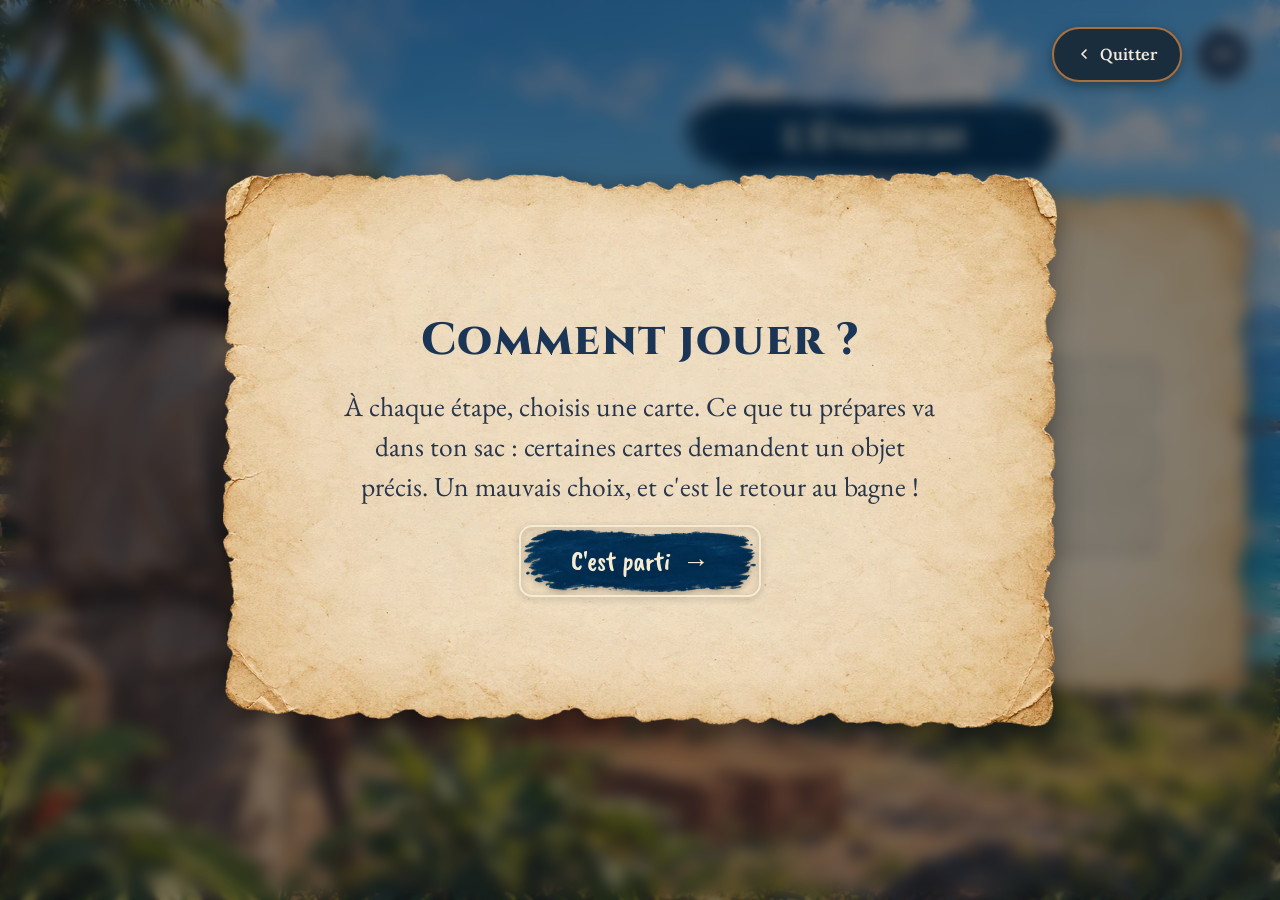
<file: jeux/evasion/index.html>
<!doctype html>
<!-- L'Évasion : jeu de choix où on choisit des cartes pour s'évader du bagne -->
<html lang="fr">
<head>
<meta charset="utf-8">
<meta name="viewport" content="width=device-width, initial-scale=1, viewport-fit=cover">
<meta name="apple-mobile-web-app-capable" content="yes">
<meta name="mobile-web-app-capable" content="yes">
<meta name="apple-mobile-web-app-status-bar-style" content="black-translucent">
<title>L'Évasion</title>
<link rel="preconnect" href="https://fonts.googleapis.com">
<link rel="preconnect" href="https://fonts.gstatic.com" crossorigin>
<link rel="stylesheet" href="https://fonts.googleapis.com/css2?family=Caveat+Brush&family=Cinzel:wght@700;800&family=EB+Garamond:ital,wght@0,500;0,600;0,700;1,500&display=swap">
<link rel="stylesheet" href="css/style.css">
</head>
<body>

<!-- Décor plein écran (deux calques pour le fondu) -->
<div class="decor" id="decor-a" aria-hidden="true"></div>
<div class="decor" id="decor-b" aria-hidden="true"></div>

<!-- Bouton accueil (coin haut gauche) -->
<button class="btn-rond btn-retour" id="btn-retour" type="button" aria-label="Retour à l'accueil" hidden>
  <svg viewBox="0 0 24 24" aria-hidden="true"><path d="M3.5 11.5L12 4l8.5 7.5M6 9.8V20h4.5v-5.5h3V20H18V9.8" fill="none" stroke="currentColor" stroke-width="2.4" stroke-linecap="round" stroke-linejoin="round"/></svg>
</button>

<!-- Bouton son (coin haut droit) -->
<button class="btn-rond btn-son" id="btn-son" type="button" aria-label="Son" aria-pressed="true">
  <svg class="son-on" viewBox="0 0 24 24" aria-hidden="true"><path d="M4 9.5h3.5L12 5.5v13l-4.5-4H4z" fill="currentColor"/><path d="M15.5 9a4 4 0 010 6M18 6.5a7.5 7.5 0 010 11" fill="none" stroke="currentColor" stroke-width="2.2" stroke-linecap="round"/></svg>
  <svg class="son-off" viewBox="0 0 24 24" aria-hidden="true"><path d="M4 9.5h3.5L12 5.5v13l-4.5-4H4z" fill="currentColor"/><path d="M16 9.5l5 5M21 9.5l-5 5" fill="none" stroke="currentColor" stroke-width="2.2" stroke-linecap="round"/></svg>
</button>

<!-- Scène : zone de 1536 × 1024 mise à l'échelle de l'écran -->
<main class="scene" id="scene">

  <!-- ÉCRAN 0 : accueil -->
  <section class="ecran ecran-accueil" id="ecran-accueil" hidden>
    <div class="bandeau bandeau-grand"><span>L'Évasion</span></div>
    <div class="parchemin parchemin-accueil">
      <p class="surtitre">Bagne de l'île Nou · Nouvelle-Calédonie</p>
      <h1 class="titre-pinceau">Choisis ton histoire</h1>
      <ul class="liste-histoires" id="liste-histoires"></ul>
      <button class="btn-pinceau" id="btn-hasard" type="button">Une histoire au hasard <span aria-hidden="true">→</span></button>
    </div>
  </section>

  <!-- ÉCRAN 1 : intro de l'histoire -->
  <section class="ecran ecran-intro" id="ecran-intro" hidden>
    <div class="bandeau bandeau-grand"><span>L'Évasion</span></div>
    <div class="parchemin parchemin-intro">
      <p class="surtitre">Bagne de l'île Nou · Nouvelle-Calédonie</p>
      <h1 class="titre-pinceau" id="intro-titre"></h1>
      <p class="texte" id="intro-texte"></p>
      <button class="btn-pinceau" id="btn-commencer" type="button">Commencer l'évasion <span aria-hidden="true">→</span></button>
    </div>
  </section>

  <!-- ÉCRAN 2 : une étape -->
  <section class="ecran ecran-etape" id="ecran-etape" hidden>
    <div class="entete">
      <ol class="progression" id="progression" aria-label="Progression"></ol>
      <div class="bandeau"><span id="etape-phase"></span></div>
    </div>

    <div class="colonne-recit">
      <div class="parchemin parchemin-recit">
        <h2 class="titre-pinceau" id="etape-titre"></h2>
        <p class="texte" id="etape-texte"></p>
        <p class="question" id="etape-question"></p>
        <svg class="soulignement" viewBox="0 0 200 14" preserveAspectRatio="none" aria-hidden="true"><path d="M3 9 C 50 3, 120 2, 197 7" fill="none" stroke="currentColor" stroke-width="3.2" stroke-linecap="round"/></svg>
      </div>

      <div class="sac" id="sac">
        <p class="sac-titre">Ton sac</p>
        <ul class="sac-liste" id="sac-liste"></ul>
      </div>
    </div>

    <div class="cartes" id="cartes"></div>
  </section>

  <!-- ÉCRAN 3 : la fin -->
  <section class="ecran ecran-fin" id="ecran-fin" hidden>
    <div class="parchemin parchemin-fin">
      <p class="surtitre" id="fin-surtitre"></p>
      <h2 class="titre-pinceau" id="fin-titre"></h2>
      <p class="texte" id="fin-texte"></p>

      <!-- Le reste s'ouvre à la demande -->
      <div class="rangee-ctas">
        <button class="btn-cta" type="button" aria-expanded="false" aria-controls="panneau-vrai"><span aria-hidden="true">📜</span> L'histoire vraie</button>
        <button class="btn-cta" type="button" aria-expanded="false" aria-controls="panneau-parcours"><span aria-hidden="true">🧭</span> Mon parcours</button>
      </div>
      <div class="panneau vrai" id="panneau-vrai" hidden>
        <p class="vrai-texte" id="fin-vrai"></p>
      </div>
      <div class="panneau parcours" id="panneau-parcours" hidden>
        <p class="score" id="fin-score"></p>
        <ol class="chemin" id="fin-chemin" aria-label="Ton chemin"></ol>
      </div>
      <div class="rangee-boutons">
        <button class="btn-pinceau" id="btn-reessayer" type="button">Réessayer</button>
        <button class="btn-pinceau" id="btn-rejouer" type="button">Autre histoire <span aria-hidden="true">→</span></button>
      </div>
    </div>
  </section>

</main>

<!-- Conséquence d'un choix -->
<div class="voile" id="popup-consequence" hidden>
  <div class="scene-popup">
    <section class="parchemin parchemin-popup" role="dialog" aria-modal="true" aria-labelledby="conseq-titre" aria-describedby="conseq-texte">
      <h2 class="titre-pinceau" id="conseq-titre"></h2>
      <p class="texte" id="conseq-texte"></p>
      <p class="gain" id="conseq-gain" hidden></p>
      <p class="explication" id="conseq-explication" hidden></p>
      <button class="btn-pinceau" id="btn-continuer" type="button"></button>
    </section>
  </div>
</div>

<!-- Comment jouer : affiché à l'ouverture du jeu -->
<div class="voile" id="popup-regles">
  <div class="scene-popup">
    <section class="parchemin parchemin-popup" role="dialog" aria-modal="true" aria-labelledby="regles-titre">
      <h2 class="titre-pinceau" id="regles-titre">Comment jouer ?</h2>
      <p class="texte">À chaque étape, choisis une carte. Ce que tu prépares va dans ton sac : certaines cartes demandent un objet précis. Un mauvais choix, et c'est le retour au bagne !</p>
      <button class="btn-pinceau" id="btn-regles-ok" type="button">C'est parti <span aria-hidden="true">→</span></button>
    </section>
  </div>
</div>

<!-- Confirmation pour quitter -->
<div class="voile" id="popup-quitter" hidden>
  <div class="scene-popup">
    <section class="parchemin parchemin-popup petit" role="dialog" aria-modal="true" aria-labelledby="quitter-titre">
      <h2 class="titre-pinceau" id="quitter-titre">Retourner à l'accueil ?</h2>
      <p class="texte">Ta progression dans cette histoire sera perdue.</p>
      <div class="rangee-boutons">
        <button class="btn-pinceau" id="btn-rester" type="button">Continuer</button>
        <button class="btn-pinceau secondaire" id="btn-quitter" type="button">Quitter</button>
      </div>
    </section>
  </div>
</div>

<!-- Définition d'un mot du glossaire -->
<div class="bulle" id="bulle" role="tooltip" hidden></div>

<!-- Annonces pour les lecteurs d'écran -->
<p class="lecteur-seul" id="annonce" aria-live="polite"></p>

<!-- Tablette en portrait -->
<div class="tourner" aria-hidden="true"><p>Tourne la tablette en mode paysage pour jouer.</p></div>

<script src="js/histoires.js"></script>
<script src="js/donnees.js"></script>
<script src="js/son.js"></script>
<script src="js/jeu.js"></script>
<script src="../quitter.js" data-style="top:max(calc(var(--u)*32),env(safe-area-inset-top,0px));right:calc(var(--u)*118);height:max(44px,calc(var(--u)*66))"></script>
</body>
</html>
</file>
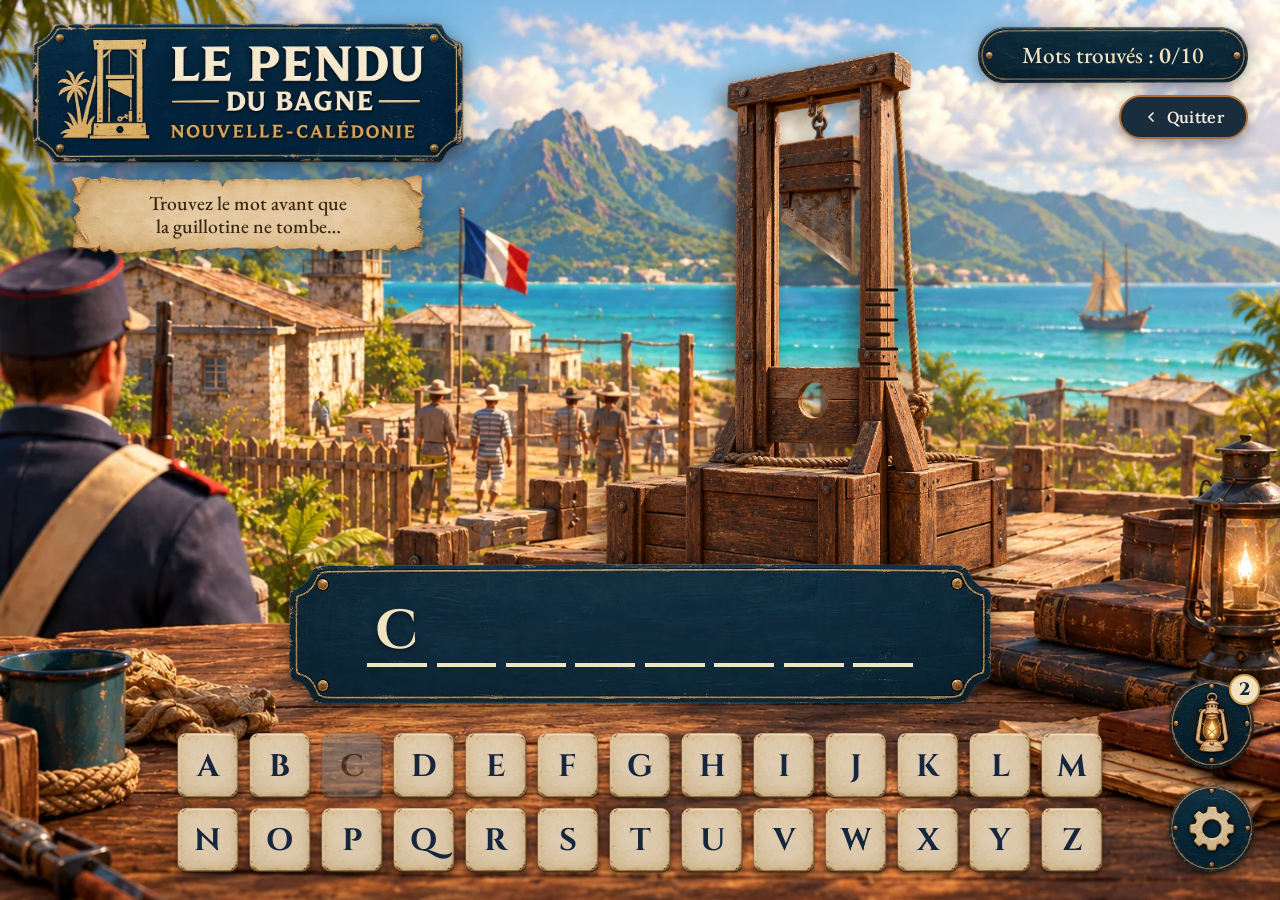
<file: jeux/guillotine/index.html>
<!doctype html><html><head><meta charset=utf8><meta name=viewport content="width=device-width,initial-scale=1,viewport-fit=cover"><style>:root{color-scheme:light;box-sizing:border-box;padding-top:env(safe-area-inset-top,0px);padding-bottom:env(safe-area-inset-bottom,0px)}html{scroll-padding-top:env(safe-area-inset-top,0px)}body{margin:0;padding:0;font:14px -apple-system,BlinkMacSystemFont,sans-serif;background:#fff;color:#000}img{max-width:100%}[hidden]:not([hidden=until-found i]){display:none!important}</style></head><body>
<meta name="apple-mobile-web-app-capable" content="yes">
<meta name="mobile-web-app-capable" content="yes">
<meta name="apple-mobile-web-app-status-bar-style" content="black-translucent">
<title>Le Pendu du Bagne</title>
<link rel="preconnect" href="https://fonts.googleapis.com">
<link rel="preconnect" href="https://fonts.gstatic.com" crossorigin>
<link rel="stylesheet" href="https://fonts.googleapis.com/css2?family=Cinzel:wght@600;700;800&family=EB+Garamond:ital,wght@0,500;0,600;1,500&display=swap">
<link rel="stylesheet" href="css/style.css">


<!-- Décor plein écran -->
<div class="decor" aria-hidden="true"></div>

<main class="jeu" id="jeu">

  <!-- En-tête : titre + sous-titre -->
  <header class="entete">
    <h1 class="titre"><img src="assets/panneau-titre.webp" alt="Le Pendu du Bagne — Nouvelle-Calédonie"></h1>
    <p class="sous-titre"><span>Trouvez le mot avant que la guillotine ne tombe…</span></p>
  </header>

  <!-- Compteur de mots trouvés -->
  <div class="compteur" aria-live="polite">
    <span>Mots trouvés : <b id="nb-trouves">0</b>/<span id="nb-total">10</span></span>
  </div>

  <!-- Guillotine : la lame descend d'un cran par erreur -->
  <div class="guillotine" id="guillotine" style="--e:0" role="img" aria-label="Erreurs : 0 sur 7">
    <div class="glissiere">
      <div class="lame">
        <div class="corde"></div>
        <img src="assets/lame.webp" alt="">
      </div>
    </div>
    <img class="structure" src="assets/guillotine.webp" alt="">
    <ol class="graduation" id="graduation" aria-hidden="true"></ol>
  </div>

  <!-- Bas d'écran : mot + clavier -->
  <div class="bas">
    <div class="panneau-mot">
      <div class="mot" id="mot" aria-live="polite"></div>
    </div>
    <div class="clavier" id="clavier"></div>
  </div>

  <!-- Boutons ronds : indice au-dessus de paramètres -->
  <div class="boutons">
    <button class="btn-rond btn-indice" id="btn-indice" type="button" aria-label="Utiliser un indice">
      <img src="assets/bouton-indice.webp" alt="">
      <span class="badge" id="nb-indices">2</span>
    </button>
    <button class="btn-rond" id="btn-parametres" type="button" aria-label="Paramètres">
      <img src="assets/bouton-parametres.webp" alt="">
    </button>
  </div>
</main>

<!-- Pop-up de victoire (après chaque mot trouvé) -->
<div class="voile" id="popup-victoire" hidden>
  <section class="parchemin" role="dialog" aria-modal="true" aria-labelledby="victoire-mot">
    <p class="surtitre">Mot trouvé !</p>
    <h2 class="grand-mot" id="victoire-mot"></h2>
    <div class="filet" aria-hidden="true"></div>
    <p class="definition" id="victoire-def"></p>
    <button class="btn-plaque" id="btn-suivant" type="button">Mot suivant</button>
  </section>
</div>

<!-- Écran de fin (provisoire : à remplacer par ta maquette) -->
<div class="voile voile-fin" id="ecran-fin" hidden>
  <section class="parchemin" role="dialog" aria-modal="true" aria-labelledby="fin-titre">
    <p class="surtitre" id="fin-surtitre"></p>
    <h2 class="grand-mot" id="fin-titre"></h2>
    <div class="filet" aria-hidden="true"></div>
    <p class="definition" id="fin-texte"></p>
    <p class="score" id="fin-score"></p>
    <button class="btn-plaque" id="btn-rejouer" type="button">Rejouer</button>
  </section>
</div>

<!-- Paramètres -->
<div class="voile" id="popup-parametres" hidden>
  <section class="parchemin parchemin-reglages" role="dialog" aria-modal="true" aria-labelledby="reglages-titre">
    <h2 class="grand-mot petit" id="reglages-titre">Paramètres</h2>
    <div class="filet" aria-hidden="true"></div>
    <div class="liste-reglages">
      <button class="btn-plaque" id="btn-son" type="button">Sons : activés</button>
      <button class="btn-plaque" id="btn-plein-ecran" type="button">Plein écran</button>
      <button class="btn-plaque" id="btn-recommencer" type="button">Recommencer la partie</button>
      <button class="btn-plaque" id="btn-fermer" type="button">Reprendre</button>
    </div>
  </section>
</div>

<!-- Message si la tablette est en portrait -->
<div class="tourner" aria-hidden="true">
  <p>Tournez la tablette en mode paysage pour jouer.</p>
</div>

<script src="js/mots.js"></script>
<script src="js/jeu.js"></script>

<script src="../quitter.js" data-style="top:calc(var(--h,1vh)*3 + min(calc(var(--w,1vw)*22),calc(var(--h,1vh)*30))*.2075 + 12px);right:max(calc(var(--w,1vw)*2.5),env(safe-area-inset-right,0px))"></script>
</body></html>
</file>
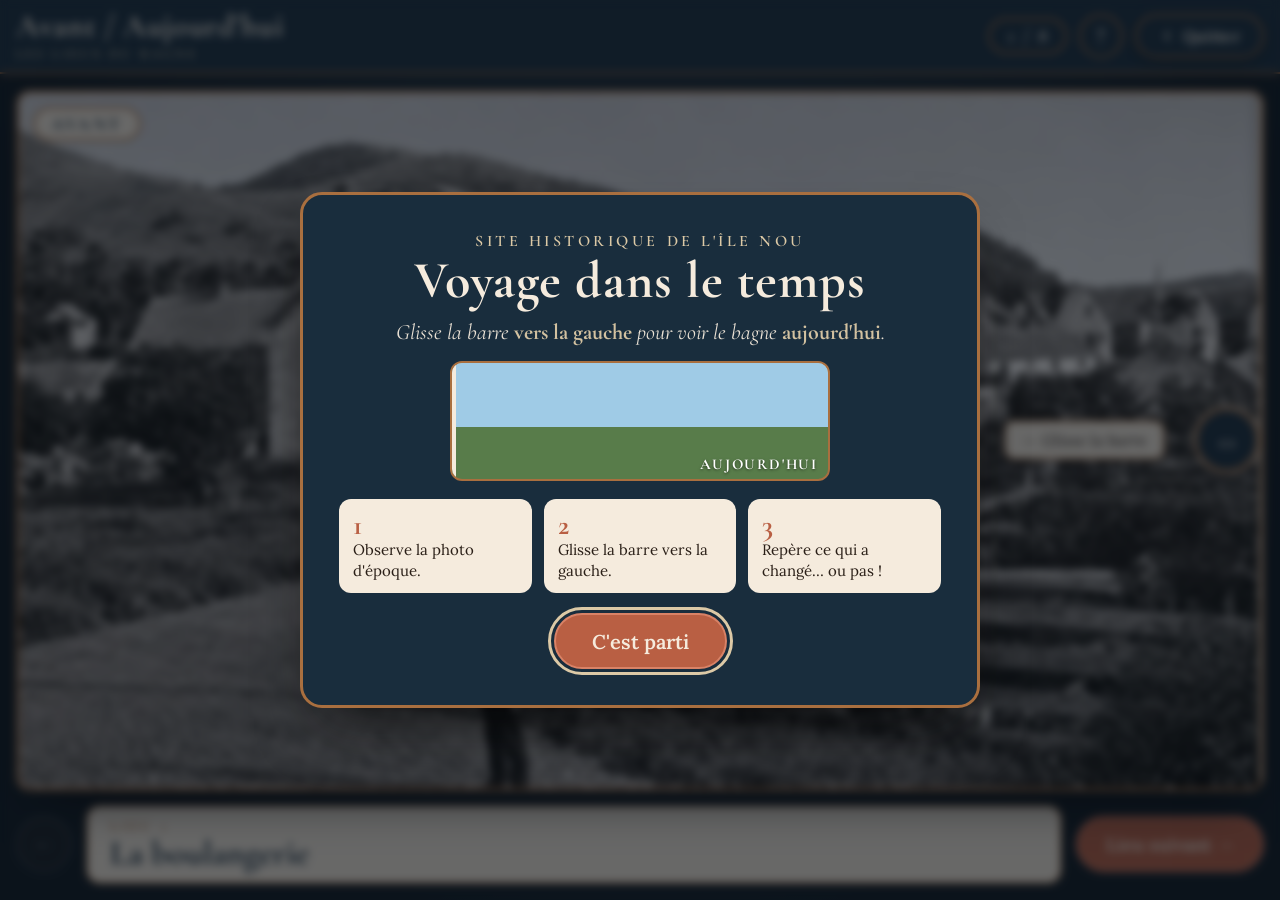
<file: jeux/slide avant apres/index.html>
<!doctype html>
<!-- Avant / Aujourd'hui : on glisse la barre pour voir le bâtiment avant et aujourd'hui -->
<html lang="fr">
<head>
<meta charset="utf-8">
<meta name="viewport" content="width=device-width, initial-scale=1, viewport-fit=cover">
<title>Avant / Aujourd'hui</title>
<link rel="preconnect" href="https://fonts.googleapis.com">
<link rel="stylesheet" href="https://fonts.googleapis.com/css2?family=Cormorant+Garamond:wght@500;600;700&family=Lora:ital,wght@0,400;0,500;0,600;1,400&display=swap">
<style>
/* Même style que Les Mots du Bagne */
:root{
  --nuit:#192D3D; --petrole:#29485B; --ivoire:#F5EBDD; --parchemin:#DCC9A6;
  --miel:#A96F3F; --terre:#B95F43; --vert:#587C4A;
  --serif:'Cormorant Garamond',Georgia,'Times New Roman',serif;
  --texte:'Lora',Georgia,serif;
  color-scheme:light;
}
*{box-sizing:border-box}
[hidden]{display:none!important}
html,body{height:100%;margin:0;overflow:hidden}
body{background:radial-gradient(ellipse at 50% 40%,#1f3546,#0e1820 75%);color:var(--ivoire);font-family:var(--texte);display:flex;flex-direction:column;-webkit-user-select:none;user-select:none}
button{font:inherit;color:inherit}
:focus-visible{outline:3px solid var(--parchemin);outline-offset:3px}

.topbar{flex-shrink:0;background:var(--nuit);border-bottom:2px solid var(--miel);padding:env(safe-area-inset-top,0px) max(16px,env(safe-area-inset-right,0px)) 0 max(16px,env(safe-area-inset-left,0px))}
.topbar-in{max-width:1400px;margin:0 auto;height:72px;display:flex;align-items:center;justify-content:space-between;gap:16px}
.logo-title{font-family:var(--serif);font-weight:700;font-size:clamp(24px,3vw,32px);line-height:1;letter-spacing:.02em}
.logo-sub{font-family:var(--serif);font-weight:600;font-size:13px;letter-spacing:.24em;color:var(--parchemin);margin-top:4px;white-space:nowrap}
.compteur{font-family:var(--serif);font-weight:600;font-size:20px;letter-spacing:.06em;font-variant-numeric:tabular-nums;border:2px solid var(--miel);border-radius:999px;padding:4px 16px;white-space:nowrap}
.btn-aide{width:44px;height:44px;border-radius:50%;border:2px solid var(--miel);background:transparent;color:var(--ivoire);font-family:var(--serif);font-weight:700;font-size:22px;cursor:pointer}
.top-right{display:flex;align-items:center;gap:12px}
@media (max-width:560px){.logo-sub{display:none}}

.app{flex:1;min-height:0;width:100%;max-width:1400px;margin:0 auto;display:flex;flex-direction:column;gap:14px;padding:16px max(16px,env(safe-area-inset-right,0px)) max(16px,env(safe-area-inset-bottom,0px)) max(16px,env(safe-area-inset-left,0px))}

/* ---------- Comparateur ---------- */
.cadre{position:relative;flex:1;min-height:0;border-radius:14px;overflow:hidden;background:#0e1820;border:3px solid var(--miel);box-shadow:0 24px 48px -20px rgba(0,0,0,.8);touch-action:none;cursor:ew-resize}
.cadre img{position:absolute;inset:0;width:100%;height:100%;object-fit:cover;pointer-events:none;-webkit-user-drag:none}
.apres{position:absolute;inset:0;clip-path:inset(0 0 0 var(--pos,100%))}
.etiquette{position:absolute;top:14px;z-index:3;padding:4px 16px;border-radius:999px;font-family:var(--serif);font-weight:700;font-size:18px;letter-spacing:.14em;text-transform:uppercase;pointer-events:none;transition:opacity .25s;border:2px solid var(--miel)}
.etiquette.avant{left:14px;background:var(--ivoire);color:var(--nuit)}
.etiquette.auj{right:14px;background:var(--terre);border-color:#d98266;color:#fff}
.ligne{position:absolute;top:0;bottom:0;left:var(--pos,100%);width:4px;margin-left:-2px;background:var(--ivoire);box-shadow:0 0 12px rgba(0,0,0,.6);z-index:2;pointer-events:none}
.poignee{position:absolute;top:50%;left:clamp(34px,var(--pos,100%),calc(100% - 34px));z-index:4;width:64px;height:64px;margin:-32px 0 0 -32px;border-radius:50%;
  background:var(--nuit);color:var(--ivoire);border:3px solid var(--miel);display:grid;place-items:center;font-family:var(--serif);font-size:30px;font-weight:700;box-shadow:0 0 0 4px rgba(245,235,221,.35),0 8px 20px rgba(0,0,0,.5);cursor:ew-resize}
.poignee.invite{animation:invite 1.6s ease-in-out infinite}
@keyframes invite{0%,100%{transform:translateX(0)}50%{transform:translateX(-18px)}}
.astuce{position:absolute;right:96px;top:50%;transform:translateY(-50%);z-index:3;background:var(--ivoire);color:#2a1f17;border:2px solid var(--miel);font-style:italic;padding:8px 16px;border-radius:10px;pointer-events:none;box-shadow:0 6px 16px rgba(0,0,0,.4)}

/* ---------- Bas : lieu + navigation ---------- */
.bas{flex-shrink:0;display:flex;align-items:center;gap:14px}
.lieu{flex:1;min-width:0;background:var(--ivoire);color:#2a1f17;border:2px solid var(--miel);border-radius:14px;padding:10px 22px}
.lieu .eyebrow{font-family:var(--serif);font-size:15px;font-weight:600;letter-spacing:.2em;text-transform:uppercase;color:var(--miel)}
.lieu h1{margin:0;font-family:var(--serif);font-size:clamp(24px,3.2vw,34px);font-weight:700;line-height:1.1;color:var(--nuit)}
.btn{height:56px;padding:0 28px;border-radius:999px;cursor:pointer;font-family:var(--texte);font-weight:600;font-size:18px;display:inline-flex;align-items:center;justify-content:center;gap:10px;transition:filter .2s,transform .15s;
  color:var(--ivoire);background:var(--nuit);border:2px solid var(--miel)}
.btn:hover{filter:brightness(1.2);transform:translateY(-2px)}
.btn-primary{background:var(--terre);border-color:#d98266}
.btn[disabled]{opacity:.35;cursor:default;filter:grayscale(1);transform:none}
.btn-nav{width:56px;padding:0;font-size:22px}

/* ---------- Popups (explication et fin) ---------- */
.voile{position:fixed;inset:0;z-index:20;display:grid;place-items:center;padding:16px;background:rgba(10,18,26,.6);backdrop-filter:blur(4px)}
.panel{width:100%;max-width:680px;max-height:100%;overflow:auto;background:var(--nuit);border:3px solid var(--miel);border-radius:22px;padding:clamp(22px,3.5vw,36px);box-shadow:0 30px 60px -20px rgba(0,0,0,.7);text-align:center;color:var(--ivoire)}
.panel .eyebrow{font-family:var(--serif);font-size:16px;font-weight:600;letter-spacing:.22em;text-transform:uppercase;color:var(--parchemin)}
.panel h2{margin:4px 0 10px;font-family:var(--serif);font-weight:700;font-size:clamp(36px,5vw,52px);line-height:1;letter-spacing:.02em}
.panel p{margin:0 0 14px;font-family:var(--serif);font-style:italic;font-size:22px;line-height:1.4;opacity:.95}
.panel p b{font-style:normal;color:var(--parchemin)}
.panel .btn-primary{margin-top:14px;font-size:20px;padding:0 36px}
.etapes{display:grid;grid-template-columns:repeat(3,1fr);gap:12px;margin:18px 0 6px;text-align:left}
.etapes div{background:var(--ivoire);color:#2a1f17;border-radius:12px;padding:12px 14px;font-size:15px;line-height:1.4}
.etapes b{display:block;font-family:var(--serif);font-size:28px;line-height:1;color:var(--terre)}
@media (max-width:560px){.etapes{grid-template-columns:1fr}}

/* Petite démo animée dans la popup */
.demo{position:relative;height:120px;border-radius:12px;overflow:hidden;margin:4px auto 0;max-width:380px;border:2px solid var(--miel);background:linear-gradient(#cdb48c 55%,#8a6e4b 55%)}
.demo .d-auj{position:absolute;inset:0;background:linear-gradient(#9FCBE6 55%,var(--vert) 55%);animation:demo 3.2s ease-in-out infinite}
.demo .d-ligne{position:absolute;top:0;bottom:0;width:4px;background:var(--ivoire);animation:demo-ligne 3.2s ease-in-out infinite}
.demo span{position:absolute;bottom:6px;font-family:var(--serif);font-size:15px;font-weight:700;letter-spacing:.12em;text-transform:uppercase;color:#fff;text-shadow:0 1px 3px rgba(0,0,0,.6)}
@keyframes demo{0%,15%{clip-path:inset(0 0 0 100%)}55%,75%{clip-path:inset(0 0 0 20%)}100%{clip-path:inset(0 0 0 100%)}}
@keyframes demo-ligne{0%,15%{left:calc(100% - 4px)}55%,75%{left:20%}100%{left:calc(100% - 4px)}}
@media (prefers-reduced-motion:reduce){*{animation:none!important;transition:none!important}}
</style>
</head>
<body>

<header class="topbar">
  <div class="topbar-in">
    <div>
      <div class="logo-title">Avant / Aujourd'hui</div>
      <div class="logo-sub">LES LIEUX DU BAGNE</div>
    </div>
    <div class="top-right">
      <span class="compteur" id="compteur">1 / 8</span>
      <button class="btn-aide" id="btn-aide" type="button" aria-label="Revoir l'explication">?</button>
    </div>
  </div>
</header>

<main class="app">
  <div class="cadre" id="cadre">
    <img id="img-avant" alt="">
    <div class="apres"><img id="img-apres" alt=""></div>
    <span class="etiquette avant" id="eti-avant">Avant</span>
    <span class="etiquette auj" id="eti-auj">Aujourd'hui</span>
    <div class="ligne" aria-hidden="true"></div>
    <div class="poignee invite" id="poignee" role="slider" tabindex="0" aria-label="Glisse pour voir le lieu aujourd'hui" aria-valuemin="0" aria-valuemax="100" aria-valuenow="0">‹›</div>
    <div class="astuce" id="astuce">← Glisse la barre</div>
  </div>

  <div class="bas">
    <button class="btn btn-ghost btn-nav" id="btn-prec" type="button" aria-label="Lieu précédent">←</button>
    <div class="lieu">
      <div class="eyebrow" id="lieu-num">Lieu 1</div>
      <h1 id="lieu-nom"></h1>
    </div>
    <button class="btn btn-primary" id="btn-suiv" type="button">Lieu suivant →</button>
  </div>
</main>

<!-- Popup d'explication -->
<div class="voile" id="popup-intro">
  <section class="panel" role="dialog" aria-modal="true" aria-labelledby="intro-titre">
    <div class="eyebrow">Site historique de l'île Nou</div>
    <h2 id="intro-titre">Voyage dans le temps</h2>
    <p>Glisse la barre <b>vers la gauche</b> pour voir le bagne <b>aujourd'hui</b>.</p>
    <div class="demo" aria-hidden="true"><span style="left:10px">Avant</span><div class="d-auj"><span style="right:10px">Aujourd'hui</span></div><div class="d-ligne"></div></div>
    <div class="etapes">
      <div><b>1</b>Observe la photo d'époque.</div>
      <div><b>2</b>Glisse la barre vers la gauche.</div>
      <div><b>3</b>Repère ce qui a changé… ou pas !</div>
    </div>
    <button class="btn btn-primary" id="btn-commencer" type="button">C'est parti</button>
  </section>
</div>

<!-- Fin du parcours -->
<div class="voile" id="popup-fin" hidden>
  <section class="panel" role="dialog" aria-modal="true" aria-labelledby="fin-titre">
    <div class="eyebrow">Fin du voyage</div>
    <h2 id="fin-titre">Bravo !</h2>
    <p id="fin-texte"></p>
    <button class="btn btn-primary" id="btn-revoir" type="button">Revoir les lieux</button>
  </section>
</div>

<script>
(() => {
  "use strict";

  /* Les photos : le même bâtiment avant et aujourd'hui */
  const LIEUX = [
    { nom: "La boulangerie",                 avant: "img avant/boulangerie3.jpg",       apres: "img apres/boulangerie1.jpg" },
    { nom: "Le boulevard du Crime",          avant: "img avant/boulevard du crime.jpg", apres: "img apres/boulevard du crime.jpg" },
    { nom: "Les logements des surveillants", avant: "img avant/iut3.jpg",               apres: "img apres/iut.jpg" },
    { nom: "Le théâtre",                     avant: "img avant/theatre1.jpg",           apres: "img apres/theatre1.jpg" },
    { nom: "La chapelle",                    avant: "img avant/chapelle.jpg",           apres: "img apres/chapelle.jpg" },
    { nom: "La boulangerie, côté allée",     avant: "img avant/boulangerie2.jpg",       apres: "img apres/boulangerie2.jpg" },
    { nom: "Les logements des surveillants, la galerie", avant: "img avant/iut2.jpg",   apres: "img apres/iut2.jpg" },
    { nom: "Le théâtre, la terrasse",        avant: "img avant/theatre3.jpg",           apres: "img apres/theatre2.jpg" }
  ];

  const $ = (id) => document.getElementById(id);
  const cadre = $("cadre"), poignee = $("poignee");
  const url = (chemin) => encodeURI(chemin);
  let i = 0, pos = 100, touche = false;

  /* pos = position de la barre en % (100 = avant, 0 = aujourd'hui) */
  function placer(p) {
    pos = Math.max(0, Math.min(100, p));
    cadre.style.setProperty("--pos", pos + "%");
    poignee.setAttribute("aria-valuenow", Math.round(100 - pos));
    $("eti-auj").style.opacity = pos < 92 ? 1 : 0;
    $("eti-avant").style.opacity = pos > 8 ? 1 : 0;
  }

  function premierGeste() {
    if (touche) return;
    touche = true;
    poignee.classList.remove("invite");
    $("astuce").hidden = true;
  }

  function afficher(n) {
    i = n;
    const l = LIEUX[i];
    $("img-avant").src = url(l.avant);
    $("img-apres").src = url(l.apres);
    $("img-avant").alt = l.nom + ", à l'époque du bagne";
    $("img-apres").alt = l.nom + ", aujourd'hui";
    $("lieu-num").textContent = "Lieu " + (i + 1);
    $("lieu-nom").textContent = l.nom;
    $("compteur").textContent = (i + 1) + " / " + LIEUX.length;
    $("btn-prec").disabled = i === 0;
    $("btn-suiv").textContent = i === LIEUX.length - 1 ? "Terminer ✓" : "Lieu suivant →";
    touche = false;
    poignee.classList.add("invite");
    $("astuce").hidden = false;
    placer(100);
    // précharge le lieu suivant
    const s = LIEUX[i + 1];
    if (s) [s.avant, s.apres].forEach((c) => { new Image().src = url(c); });
  }

  // ---------- Glisser la barre ----------
  let glisse = false;
  const depuisEvenement = (e) => {
    const r = cadre.getBoundingClientRect();
    placer((e.clientX - r.left) / r.width * 100);
  };
  cadre.addEventListener("pointerdown", (e) => {
    glisse = true;
    cadre.setPointerCapture(e.pointerId);
    premierGeste();
    depuisEvenement(e);
  });
  cadre.addEventListener("pointermove", (e) => { if (glisse) depuisEvenement(e); });
  const lacher = () => { glisse = false; };
  cadre.addEventListener("pointerup", lacher);
  cadre.addEventListener("pointercancel", lacher);

  // flèches du clavier
  poignee.addEventListener("keydown", (e) => {
    const pas = { ArrowLeft: -5, ArrowRight: 5, Home: -100, End: 100 }[e.key];
    if (pas === undefined) return;
    e.preventDefault();
    premierGeste();
    placer(pos + pas);
  });

  // ---------- Navigation ----------
  $("btn-prec").addEventListener("click", () => { if (i > 0) afficher(i - 1); });
  $("btn-suiv").addEventListener("click", () => {
    if (i < LIEUX.length - 1) return afficher(i + 1);
    $("fin-texte").textContent = "Tu as remonté le temps sur les " + LIEUX.length + " lieux du bagne de l'île Nou. Demande le QR code de l'activité à l'équipe et scanne-le avec ton appli pour la valider !";
    $("popup-fin").hidden = false;
    SONS.jouer("gagne");
    parent.postMessage('fini', '*'); // affiche les boutons de l'équipe
    $("btn-revoir").focus();
  });
  $("btn-revoir").addEventListener("click", () => { parent.postMessage('debut', '*'); $("popup-fin").hidden = true; afficher(0); });

  // ---------- Popup d'explication ----------
  $("btn-commencer").addEventListener("click", () => { $("popup-intro").hidden = true; poignee.focus({ preventScroll: true }); });
  $("btn-aide").addEventListener("click", () => { $("popup-intro").hidden = false; $("btn-commencer").focus(); });

  afficher(0);
  $("btn-commencer").focus();
})();
</script>
<script src="../sons.js"></script>
<script src="../quitter.js" data-dans=".top-right"></script>
</body>
</html>
</file>
<file: jeux/evasion/css/style.css>
/* Style de L'Évasion. Tout est placé dans une scène de 1536 × 1024
   que le JS agrandit ou réduit (--u = 1 px de la maquette). */
:root {
  --marine:   #1b3557;   /* boutons et texte fort */
  --encre:    #26354b;   /* texte courant sur papier */
  --creme:    #f6ecd4;   /* texte sur bleu, pastilles */
  --sepia:    #6e5130;   /* surtitres et filets */
  --rouge:    #9b2f22;   /* « Repéré ! », fin Repris */
  --nuit:     #0d1622;   /* fond de secours */
  --voile-decor: .15;    /* voile bleu sur le décor */

  --f-pinceau: "Caveat Brush", "Segoe Print", "Bradley Hand", cursive;
  --f-texte:   "EB Garamond", Garamond, Georgia, "Times New Roman", serif;   /* comme le Pendu */
  --f-titre:   "Cinzel", "Trajan Pro", Georgia, "Times New Roman", serif;    /* titres */

  --u: 1px;              /* changé par le JS */
  color-scheme: light;
}

* { box-sizing: border-box; }
[hidden] { display: none !important; }

html, body {
  height: 100%;
  margin: 0;
  overflow: hidden;
  background: var(--nuit);
  color: var(--encre);
  font-family: var(--f-texte);
  -webkit-user-select: none;
  user-select: none;
  -webkit-touch-callout: none;
  -webkit-tap-highlight-color: transparent;
  touch-action: manipulation;
  overscroll-behavior: none;
}

button {
  font: inherit;
  color: inherit;
  background: none;
  border: 0;
  padding: 0;
  cursor: pointer;
  touch-action: manipulation;
}
button:focus-visible { outline: calc(var(--u) * 3) solid var(--creme); outline-offset: calc(var(--u) * 4); border-radius: calc(var(--u) * 10); }

/* ---------- Décor (deux calques pour le fondu) ---------- */
.decor {
  position: fixed;
  inset: 0;
  background: var(--nuit) center / cover no-repeat;
  background-position: 18% 50%;   /* garde le forçat visible */
  opacity: 0;
  transition: opacity .8s ease;
}
.decor.visible { opacity: 1; }
/* Voile bleu sur la photo pour faire ressortir les parchemins */
.decor::after {
  content: "";
  position: absolute;
  inset: 0;
  background: var(--marine);
  opacity: var(--voile-decor);
}

/* ---------- Scène ---------- */
.scene, .scene-popup {
  position: fixed;
  width: calc(var(--u) * 1536);
  height: calc(var(--u) * 1024);
}
.ecran { position: absolute; inset: 0; animation: apparition .5s ease both; }

@keyframes apparition { from { opacity: 0; transform: translateY(calc(var(--u) * 12)); } }

/* ---------- Éléments communs ---------- */
.parchemin {
  position: absolute;
  aspect-ratio: 1200 / 801;   /* pour ne pas déformer le parchemin */
  background: url("../assets/ui/parchemin.webp") center / 100% 100% no-repeat;
  filter: drop-shadow(0 calc(var(--u) * 10) calc(var(--u) * 18) rgba(0, 0, 0, .45));
  display: flex;
  flex-direction: column;
}

.titre-pinceau {
  margin: 0;
  font-family: var(--f-titre);
  font-weight: 800;
  letter-spacing: .03em;
  color: var(--marine);
  line-height: 1.05;
  text-wrap: balance;
}

/* Taille minimum pour que le texte reste lisible */
.texte {
  margin: 0;
  font-size: max(15px, calc(var(--u) * 23));
  line-height: 1.45;
  color: var(--encre);
  text-wrap: pretty;
}

.surtitre {
  margin: 0;
  font-size: max(11px, calc(var(--u) * 15));
  font-weight: 700;
  letter-spacing: .12em;
  text-transform: uppercase;
  color: var(--sepia);
}

/* Bandeau coup de pinceau (titre de phase) */
.bandeau {
  display: grid;
  place-items: center;
  width: calc(var(--u) * 300);
  height: calc(var(--u) * 58);
  background: url("../assets/ui/pinceau.webp") center / 100% 100% no-repeat;
  color: var(--creme);
  font-weight: 700;
  font-size: calc(var(--u) * 21);
  letter-spacing: .1em;
  text-transform: uppercase;
  filter: drop-shadow(0 calc(var(--u) * 3) calc(var(--u) * 5) rgba(0, 0, 0, .35));
}

/* Bouton coup de pinceau */
.btn-pinceau {
  display: inline-flex;
  align-items: center;
  justify-content: center;
  gap: .5em;
  align-self: center;
  min-height: calc(var(--u) * 62);
  padding: 0 calc(var(--u) * 46);
  background: url("../assets/ui/pinceau.webp") center / 100% 100% no-repeat;
  color: var(--creme);
  font-family: var(--f-pinceau);
  font-size: calc(var(--u) * 27);
  white-space: nowrap;
  filter: drop-shadow(0 calc(var(--u) * 3) calc(var(--u) * 4) rgba(0, 0, 0, .3));
  transition: transform .12s ease;
}
.btn-pinceau:active { transform: scale(.95); }
.btn-pinceau.secondaire { filter: grayscale(.6) brightness(1.25) drop-shadow(0 calc(var(--u) * 3) calc(var(--u) * 4) rgba(0, 0, 0, .3)); }
@media (hover: hover) { .btn-pinceau:hover { transform: scale(1.04); } }

/* ---------- Boutons ronds (accueil et son) ---------- */
.btn-rond {
  position: fixed;
  z-index: 15;
  top: max(calc(var(--u) * 32), env(safe-area-inset-top, 0px));
  width: max(44px, calc(var(--u) * 66));
  height: max(44px, calc(var(--u) * 66));
  display: grid;
  place-items: center;
  border-radius: 50%;
  background: var(--marine);
  border: calc(var(--u) * 3) solid var(--creme);
  color: var(--creme);
  box-shadow: 0 calc(var(--u) * 4) calc(var(--u) * 10) rgba(0, 0, 0, .4);
  transition: transform .12s ease;
}
.btn-rond svg { width: 52%; height: 52%; }
.btn-rond:active { transform: scale(.92); }
.btn-retour { left: max(calc(var(--u) * 36), env(safe-area-inset-left, 0px)); }
.btn-son { right: max(calc(var(--u) * 36), env(safe-area-inset-right, 0px)); }
.btn-son .son-off, .btn-son.muet .son-on { display: none; }
.btn-son.muet .son-off { display: block; }
.btn-son.muet { background: #4a5566; }

/* ---------- Mots du glossaire ---------- */
.mot {
  display: inline;
  font: inherit;
  line-height: inherit;
  color: inherit;
  text-decoration: underline dotted;
  text-decoration-thickness: max(1.5px, calc(var(--u) * 2.2));
  text-underline-offset: .2em;
  text-decoration-color: var(--marine);
  cursor: help;
}
.mot-groupe { white-space: nowrap; }
.mot[aria-expanded="true"] { background: rgba(27, 53, 87, .14); border-radius: 4px; }
.mot:focus-visible { outline-width: 2px; outline-color: var(--marine); outline-offset: 2px; border-radius: 3px; }

.bulle {
  position: fixed;
  z-index: 40;
  max-width: min(340px, calc(100vw - 20px));
  padding: 12px 15px;
  border-radius: 10px;
  background: var(--marine);
  color: var(--creme);
  font-size: 16px;
  line-height: 1.4;
  box-shadow: 0 6px 18px rgba(0, 0, 0, .45);
  animation: fondu .15s ease both;
}
.bulle strong {
  display: block;
  font-family: var(--f-pinceau);
  font-weight: 400;
  font-size: 22px;
  line-height: 1.1;
  margin-bottom: 4px;
}

.lecteur-seul {
  position: absolute;
  width: 1px;
  height: 1px;
  margin: -1px;
  overflow: hidden;
  clip-path: inset(50%);
  white-space: nowrap;
}

/* ---------- Écran accueil ---------- */
.parchemin-accueil {
  left: calc(var(--u) * 600);
  top: calc(var(--u) * 205);
  width: calc(var(--u) * 900);
  padding: calc(var(--u) * 62) calc(var(--u) * 110) calc(var(--u) * 54);
  gap: calc(var(--u) * 20);
  justify-content: center;
}
.parchemin-accueil .titre-pinceau { font-size: calc(var(--u) * 42); }
.liste-histoires {
  list-style: none;
  margin: 0;
  padding: 0;
  display: grid;
  gap: calc(var(--u) * 14);
}
.choix-histoire {
  width: 100%;
  display: flex;
  align-items: center;
  justify-content: space-between;
  flex-wrap: wrap;
  gap: calc(var(--u) * 8) calc(var(--u) * 16);
  padding: calc(var(--u) * 14) calc(var(--u) * 22);
  border: calc(var(--u) * 2.5) solid rgba(27, 53, 87, .35);
  border-radius: calc(var(--u) * 14);
  background: rgba(27, 53, 87, .06);
  text-align: left;
  transition: transform .12s ease, background .12s ease;
}
.choix-histoire:active { transform: scale(.98); }
@media (hover: hover) { .choix-histoire:hover { background: rgba(27, 53, 87, .13); } }
.choix-histoire:focus-visible { outline-color: var(--marine); }
.choix-histoire-titre {
  font-family: var(--f-pinceau);
  font-size: max(20px, calc(var(--u) * 34));
  line-height: 1.05;
  color: var(--marine);
}

/* ---------- Écran intro ---------- */
.bandeau-grand {
  position: absolute;
  left: calc(var(--u) * 820);
  top: calc(var(--u) * 92);
  width: calc(var(--u) * 460);
  height: calc(var(--u) * 92);
  font-family: var(--f-titre);
  font-weight: 800;
  font-size: calc(var(--u) * 42);
  letter-spacing: .02em;
  text-transform: none;
}
.parchemin-intro {
  left: calc(var(--u) * 650);
  top: calc(var(--u) * 210);
  width: calc(var(--u) * 800);
  padding: calc(var(--u) * 64) calc(var(--u) * 92) calc(var(--u) * 56);
  gap: calc(var(--u) * 15);
  justify-content: center;
}
.parchemin-intro .titre-pinceau { font-size: calc(var(--u) * 44); }
.parchemin-intro .texte { font-size: max(16px, calc(var(--u) * 27)); }
.consigne {
  margin: 0;
  font-size: max(14px, calc(var(--u) * 20));
  font-style: italic;
  line-height: 1.4;
  color: var(--sepia);
}
.parchemin-intro .btn-pinceau { margin-top: calc(var(--u) * 6); }

/* ---------- Écran étape ---------- */
.entete {
  position: absolute;
  left: calc(var(--u) * 930);
  top: calc(var(--u) * 34);
  transform: translateX(-50%);
  display: flex;
  flex-direction: column;
  align-items: center;
  gap: calc(var(--u) * 16);
}

/* Barre de progression : 5 pastilles reliées */
.progression {
  list-style: none;
  margin: 0;
  padding: 0;
  display: flex;
  align-items: center;
}
.progression li {
  position: relative;
  width: calc(var(--u) * 22);
  height: calc(var(--u) * 22);
  border-radius: 50%;
  background: var(--creme);
  border: calc(var(--u) * 4) solid var(--creme);
  box-shadow: 0 calc(var(--u) * 2) calc(var(--u) * 5) rgba(0, 0, 0, .35);
}
.progression li + li { margin-left: calc(var(--u) * 62); }
.progression li + li::before {   /* trait entre deux pastilles */
  content: "";
  position: absolute;
  right: 100%;
  top: 50%;
  width: calc(var(--u) * 66);
  height: calc(var(--u) * 6);
  transform: translateY(-50%);
  background: var(--creme);
  box-shadow: 0 calc(var(--u) * 2) calc(var(--u) * 4) rgba(0, 0, 0, .25);
}
/* étape passée : pastille crème avec un point bleu */
.progression li.faite::after {
  content: "";
  position: absolute;
  inset: 18%;
  border-radius: 50%;
  background: var(--marine);
}
/* étape en cours : pastille bleue, plus grande */
.progression li.actuelle {
  background: var(--marine);
  width: calc(var(--u) * 30);
  height: calc(var(--u) * 30);
}
/* étapes à venir : trait et pastille estompés */
.progression li.avenir { background: rgba(246, 236, 212, .45); border-color: rgba(246, 236, 212, .75); }
.progression li.avenir::before { background: rgba(246, 236, 212, .5); }

/* Colonne de gauche : parchemin du récit + sac */
.colonne-recit {
  position: absolute;
  left: calc(var(--u) * 352);
  top: calc(var(--u) * 205);
  width: calc(var(--u) * 510);
  display: flex;
  flex-direction: column;
  gap: calc(var(--u) * 18);
}
.parchemin-recit {
  position: relative;
  width: 100%;
  padding: calc(var(--u) * 44) calc(var(--u) * 50) calc(var(--u) * 40) calc(var(--u) * 54);
  gap: calc(var(--u) * 10);
  justify-content: center;
}
.parchemin-recit .titre-pinceau { font-size: calc(var(--u) * 34); }
.parchemin-recit .texte { font-size: max(15px, calc(var(--u) * 23)); }
.question {
  margin: calc(var(--u) * 10) 0 0;
  font-family: var(--f-pinceau);
  font-size: calc(var(--u) * 44);
  line-height: 1.1;
  color: var(--marine);
}
.soulignement {
  width: calc(var(--u) * 190);
  height: calc(var(--u) * 14);
  margin: calc(var(--u) * -14) 0 0 calc(var(--u) * 80);
  color: var(--marine);
}

/* Le sac avec les objets gagnés */
.sac {
  display: flex;
  align-items: center;
  flex-wrap: wrap;
  gap: calc(var(--u) * 8) calc(var(--u) * 14);
  padding: calc(var(--u) * 12) calc(var(--u) * 20);
  border-radius: calc(var(--u) * 14);
  background: rgba(246, 236, 212, .94);
  box-shadow: 0 calc(var(--u) * 6) calc(var(--u) * 14) rgba(0, 0, 0, .4);
}
.sac-titre {
  margin: 0;
  font-family: var(--f-pinceau);
  font-size: max(18px, calc(var(--u) * 28));
  line-height: 1;
  color: var(--marine);
}
.sac-liste {
  list-style: none;
  margin: 0;
  padding: 0;
  display: flex;
  flex-wrap: wrap;
  gap: calc(var(--u) * 8);
}
.sac-vide {
  font-size: max(13px, calc(var(--u) * 17));
  font-style: italic;
  color: var(--sepia);
}
.atout {
  display: inline-flex;
  align-items: center;
  gap: calc(var(--u) * 6);
  padding: calc(var(--u) * 5) calc(var(--u) * 14) calc(var(--u) * 5) calc(var(--u) * 8);
  border-radius: 999px;
  background: var(--marine);
  color: var(--creme);
  font-size: max(13px, calc(var(--u) * 18));
  font-weight: 700;
}
.atout-icone { font-size: 1.25em; line-height: 1; }
.atout.nouveau { animation: atout-gagne .7s cubic-bezier(.2, .9, .3, 1.4) .35s both; }
@keyframes atout-gagne { from { transform: scale(0); } 60% { transform: scale(1.25); } }

/* Cartes de choix */
.cartes {
  position: absolute;
  left: calc(var(--u) * 880);
  top: calc(var(--u) * 196);
  display: flex;
  gap: calc(var(--u) * 22);
}
.carte {
  position: relative;
  width: calc(var(--u) * 300);
  height: calc(var(--u) * 545);
  background: url("../assets/ui/carte.webp") center / 100% 100% no-repeat;
  filter: drop-shadow(0 calc(var(--u) * 10) calc(var(--u) * 16) rgba(0, 0, 0, .45));
  text-align: center;
  color: var(--encre);
  transform: rotate(var(--r, 0deg));
  transition: transform .35s cubic-bezier(.2, .9, .3, 1.2), opacity .35s ease, filter .35s ease;
  animation: carte-entree .55s cubic-bezier(.2, .9, .3, 1.15) both;
  animation-delay: var(--delai, 0s);
}
.carte:nth-child(1) { --r: -1.2deg; --delai: .1s; }
.carte:nth-child(2) { --r: 1.4deg;  --delai: .22s; }
@keyframes carte-entree { from { opacity: 0; transform: translateY(calc(var(--u) * 40)) rotate(var(--r)); } }

.carte-image {
  position: absolute;
  left: 7.2%;
  top: 10.4%;
  width: 84.4%;
  aspect-ratio: 4 / 3;
  object-fit: cover;
  display: block;
  box-shadow: inset 0 0 0 1px rgba(0, 0, 0, .15), 0 calc(var(--u) * 2) calc(var(--u) * 4) rgba(0, 0, 0, .25);
}
.carte-corps {
  position: absolute;
  left: 8%;
  right: 8%;
  top: 51%;
  bottom: 4.5%;
  display: flex;
  flex-direction: column;
  align-items: center;
  gap: calc(var(--u) * 8);
}
.carte-titre {
  margin: 0;
  font-family: var(--f-pinceau);
  font-weight: 400;
  font-size: max(15px, calc(var(--u) * 31 * var(--fit, 1)));
  line-height: 1.02;
  color: var(--marine);
  text-wrap: balance;
}
.carte-texte {
  margin: 0;
  font-size: max(13px, calc(var(--u) * 21 * var(--fit, 1)));
  line-height: 1.34;
  text-wrap: pretty;
}
/* Indice : l'objet demandé */
.carte-indice {
  position: absolute;
  right: 4%;
  top: 7.5%;
  display: grid;
  place-items: center;
  width: calc(var(--u) * 48);
  height: calc(var(--u) * 48);
  border-radius: 50%;
  background: var(--creme);
  border: calc(var(--u) * 3) solid var(--marine);
  font-size: calc(var(--u) * 24);
  line-height: 1;
  box-shadow: 0 calc(var(--u) * 3) calc(var(--u) * 6) rgba(0, 0, 0, .35);
}
.carte .btn-pinceau {
  margin-top: auto;
  min-height: calc(var(--u) * 54);
  padding: 0 calc(var(--u) * 34);
  font-size: calc(var(--u) * 23);
}
.carte:active { transform: rotate(var(--r)) scale(.97); }
@media (hover: hover) { .carte:hover { transform: rotate(0deg) translateY(calc(var(--u) * -6)); } }

/* Après un choix */
.carte.choisie { transform: rotate(0deg) scale(1.05); z-index: 2; }
.carte.ecartee { opacity: .35; filter: grayscale(.8) drop-shadow(0 0 0 transparent); transform: rotate(var(--r)) scale(.95); }

/* ---------- Écran fin ---------- */
/* centré et calé à droite */
.ecran-fin { display: flex; }
.parchemin-fin {
  position: relative;
  margin: auto calc(var(--u) * 50) auto auto;
  width: calc(var(--u) * 860);
  padding: calc(var(--u) * 70) calc(var(--u) * 96) calc(var(--u) * 60);
  gap: calc(var(--u) * 13);
  justify-content: center;
}
.parchemin-fin .titre-pinceau { font-size: calc(var(--u) * 44); }
.parchemin-fin .texte { font-size: max(16px, calc(var(--u) * 25)); }
.ecran-fin.repris .titre-pinceau { color: var(--rouge); }
.score {
  margin: 0;
  font-size: max(13px, calc(var(--u) * 17));
  font-weight: 700;
  color: var(--sepia);
}
.score:empty { display: none; }

/* Le chemin suivi : choix séparés par des flèches */
.chemin {
  list-style: none;
  margin: 0;
  padding: 0;
  font-size: max(13px, calc(var(--u) * 17));
  line-height: 1.45;
}
.chemin li { display: inline; }
.chemin li + li::before { content: " → "; color: var(--sepia); }
.chemin li.rate { color: var(--rouge); font-weight: 700; }
.chemin li.rate::after { content: " ✗"; }

.vrai {
  padding: calc(var(--u) * 16) calc(var(--u) * 20);
  border-left: calc(var(--u) * 5) solid var(--marine);
  background: rgba(27, 53, 87, .08);
  border-radius: 0 calc(var(--u) * 8) calc(var(--u) * 8) 0;
}
.vrai-titre {
  margin: 0 0 calc(var(--u) * 6);
  font-family: var(--f-pinceau);
  font-size: max(18px, calc(var(--u) * 27));
  color: var(--marine);
}
.vrai-texte {
  margin: 0;
  font-size: max(14px, calc(var(--u) * 19));
  line-height: 1.4;
}
.parchemin-fin .rangee-boutons { margin-top: calc(var(--u) * 6); }

/* ---------- Boutons secondaires qui ouvrent un panneau ---------- */
.rangee-ctas { display: flex; flex-wrap: wrap; gap: calc(var(--u) * 10); }
.btn-cta {
  display: inline-flex;
  align-items: center;
  gap: .45em;
  min-height: max(40px, calc(var(--u) * 48));
  padding: 0 calc(var(--u) * 20);
  border: calc(var(--u) * 2.5) solid var(--marine);
  border-radius: 999px;
  background: rgba(27, 53, 87, .06);
  color: var(--marine);
  font-size: max(14px, calc(var(--u) * 19));
  font-weight: 700;
  transition: transform .12s ease, background .12s ease, color .12s ease;
}
.btn-cta::after { content: "▾"; font-size: .9em; transition: transform .2s ease; }
.btn-cta[aria-expanded="true"] { background: var(--marine); color: var(--creme); }
.btn-cta[aria-expanded="true"]::after { transform: rotate(180deg); }
.btn-cta:active { transform: scale(.96); }
@media (hover: hover) { .btn-cta:hover { background: rgba(27, 53, 87, .14); } .btn-cta[aria-expanded="true"]:hover { background: var(--marine); } }
.btn-cta:focus-visible { outline-color: var(--marine); }

.panneau { animation: panneau-ouvre .25s ease both; }
@keyframes panneau-ouvre { from { opacity: 0; transform: translateY(calc(var(--u) * -6)); } }
.parcours { display: grid; gap: calc(var(--u) * 6); }

.regles {
  list-style: none;
  margin: 0;
  padding: calc(var(--u) * 12) calc(var(--u) * 18);
  display: grid;
  gap: calc(var(--u) * 6);
  border-radius: calc(var(--u) * 10);
  background: rgba(27, 53, 87, .08);
  font-size: max(14px, calc(var(--u) * 19));
  line-height: 1.35;
}
.regles li { display: flex; gap: .5em; }

/* ---------- Popups ---------- */
.voile {
  position: fixed;
  inset: 0;
  z-index: 20;
  background: rgba(8, 14, 24, .45);
  -webkit-backdrop-filter: blur(8px);
  backdrop-filter: blur(8px);   /* flou derrière la popup */
  animation: fondu .3s ease both;
}
@keyframes fondu { from { opacity: 0; } }

/* la fenêtre grandit avec son contenu et reste centrée */
.scene-popup { display: flex; }
.parchemin-popup {
  position: relative;
  margin: auto;
  width: calc(var(--u) * 1000);
  padding: calc(var(--u) * 90) calc(var(--u) * 140) calc(var(--u) * 80);
  gap: calc(var(--u) * 28);
  justify-content: center;
  text-align: center;
  animation: deroule .4s cubic-bezier(.2, .9, .3, 1.2) both;
}
.parchemin-popup .titre-pinceau { font-size: calc(var(--u) * 54); }
.parchemin-popup .texte { font-size: max(18px, calc(var(--u) * 33)); }
.parchemin-popup .btn-pinceau { min-height: calc(var(--u) * 74); padding: 0 calc(var(--u) * 56); font-size: calc(var(--u) * 32); }
.parchemin-popup.rate .titre-pinceau { color: var(--rouge); }
.gain {
  margin: 0;
  align-self: center;
  padding: calc(var(--u) * 8) calc(var(--u) * 20);
  border-radius: 999px;
  background: var(--marine);
  color: var(--creme);
  font-size: max(14px, calc(var(--u) * 20));
  font-weight: 700;
  animation: atout-gagne .7s cubic-bezier(.2, .9, .3, 1.4) .2s both;
}
.explication {
  margin: 0;
  padding: calc(var(--u) * 12) calc(var(--u) * 18);
  border-left: calc(var(--u) * 5) solid var(--rouge);
  border-radius: 0 calc(var(--u) * 8) calc(var(--u) * 8) 0;
  background: rgba(155, 47, 34, .09);
  color: var(--encre);
  font-size: max(14px, calc(var(--u) * 21));
  line-height: 1.4;
  text-align: left;
}
.rangee-boutons { display: flex; justify-content: center; flex-wrap: wrap; gap: calc(var(--u) * 14) calc(var(--u) * 18); }
@keyframes deroule { from { opacity: 0; transform: scale(.88) translateY(calc(var(--u) * 20)); } }

/* ---------- Mode compact (petit écran) : tout s'empile et on scrolle ---------- */
.compact .scene {
  inset: 0;
  width: auto;
  height: auto;
  overflow-x: hidden;
  overflow-y: auto;
  -webkit-overflow-scrolling: touch;
}
.compact .ecran {
  position: relative;
  inset: auto;
  min-height: 100%;
  display: flex;
  flex-wrap: wrap;
  justify-content: center;
  align-items: center;
  align-content: center;
  gap: calc(var(--u) * 24);
  /* place pour les boutons ronds en haut */
  padding: max(72px, calc(env(safe-area-inset-top, 0px) + 64px)) 16px 28px;
}
.compact .ecran-accueil, .compact .ecran-intro { flex-direction: column; flex-wrap: nowrap; }
.compact .parchemin { position: relative; left: auto; top: auto; max-width: 100%; }
.compact .bandeau-grand { position: relative; left: auto; top: auto; max-width: 100%; }
.compact .parchemin-accueil,
.compact .parchemin-intro { height: auto; }
.compact .entete { position: relative; left: auto; top: auto; transform: none; flex-basis: 100%; }
.compact .colonne-recit { position: relative; left: auto; top: auto; max-width: 100%; }
.compact .parchemin-recit { height: auto; }
.compact .cartes { position: relative; left: auto; top: auto; flex-wrap: wrap; justify-content: center; }
.compact .parchemin-fin { margin: auto; width: calc(var(--u) * 860); }

.compact .scene-popup {
  inset: 0;
  width: auto;
  height: auto;
  padding: 16px;
  overflow-y: auto;
}
.compact .parchemin-popup { min-height: 0; }
.compact .parchemin-popup.petit { min-height: 0; }

/* ---------- Tablette en portrait ---------- */
.tourner {
  display: none;
  position: fixed;
  inset: 0;
  z-index: 50;
  place-items: center;
  padding: 0 max(16px, env(safe-area-inset-right, 0px)) 0 max(16px, env(safe-area-inset-left, 0px));
  background: var(--marine);
  color: var(--creme);
  font-family: var(--f-pinceau);
  font-size: 30px;
  text-align: center;
}
@media (orientation: portrait) and (pointer: coarse) { .tourner { display: grid; } }

@media (prefers-reduced-motion: reduce) {
  *, *::before, *::after { animation-duration: .01ms !important; transition-duration: .01ms !important; }
}
</file>
<file: jeux/guillotine/css/style.css>
/* ==========================================================
   Le Pendu du Bagne — feuille de style
   Mise en page : décor plein écran + interface en surimpression.
   Toutes les tailles sont relatives à l'écran (--h = 1 % de la
   hauteur, --w = 1 % de la largeur, calculés en JS) pour
   s'adapter à toutes les tablettes en paysage et à l'ordinateur.
   ========================================================== */
:root {
  --encre-marine: #16263d;   /* bleu nuit des plaques            */
  --creme:        #f1e3bf;   /* lettres sur fond bleu            */
  --or:           #c99b4b;   /* filets dorés                     */
  --encre-brune:  #3a2614;   /* texte sur parchemin              */
  --rouge-sang:   #9e2a1c;   /* graduation atteinte              */
  --bois-sombre:  #24160d;   /* fond de secours derrière le décor */

  --f-titre: "Cinzel", "Trajan Pro", Georgia, "Times New Roman", serif;
  --f-texte: "EB Garamond", Garamond, Georgia, "Times New Roman", serif;

  --h: 1vh;  /* remplacés par le JS (hauteur réelle de l'écran) */
  --w: 1vw;
  color-scheme: light;
}

* { box-sizing: border-box; }
[hidden] { display: none !important; }

html, body {
  height: 100%;
  margin: 0;
  overflow: hidden;
  background: var(--bois-sombre);
  color: var(--encre-brune);
  font-family: var(--f-texte);
  -webkit-user-select: none;
  user-select: none;
  -webkit-touch-callout: none;
  -webkit-tap-highlight-color: transparent;
  touch-action: manipulation;
  overscroll-behavior: none;
}

img { -webkit-user-drag: none; user-select: none; pointer-events: none; display: block; max-width: none; }

button {
  font: inherit;
  color: inherit;
  background: none;
  border: 0;
  padding: 0;
  cursor: pointer;
  touch-action: manipulation;
}
button:focus-visible { outline: 3px solid var(--or); outline-offset: 3px; border-radius: 8px; }

/* ---------- Décor : « cover », la ligne de l'estrade (67,7 %) reste fixe ---------- */
.decor {
  position: fixed;
  inset: 0;
  background: var(--bois-sombre) url("../assets/decor.webp") 50% 67.7% / cover no-repeat;
}

.jeu { position: fixed; inset: 0; }

/* ---------- En-tête ---------- */
.entete {
  position: absolute;
  top: calc(var(--h) * 2.5);
  left: max(calc(var(--w) * 2.5), env(safe-area-inset-left, 0px));
  width: min(calc(var(--w) * 36), calc(var(--h) * 48));
  display: flex;
  flex-direction: column;
  align-items: center;
  gap: calc(var(--h) * 1.2);
}
.titre { margin: 0; width: 100%; filter: drop-shadow(0 calc(var(--h)*.6) calc(var(--h)*1) rgba(0,0,0,.45)); }
.titre img { width: 100%; height: auto; }

.sous-titre {
  container-type: inline-size;
  margin: 0;
  width: 82%;
  aspect-ratio: 900 / 201;
  display: grid;
  place-items: center;
  padding: 0 11%;
  background: url("../assets/bandeau-parchemin.webp") center / 100% 100% no-repeat;
  filter: drop-shadow(0 calc(var(--h)*.4) calc(var(--h)*.8) rgba(0,0,0,.35));
  text-align: center;
  color: var(--encre-brune);
}
.sous-titre span {
  font-size: 7.6cqw;
  line-height: 1.15;
  font-weight: 500;
  text-wrap: balance;
}

/* ---------- Compteur ---------- */
.compteur {
  container-type: inline-size;
  position: absolute;
  top: calc(var(--h) * 3);
  right: max(calc(var(--w) * 2.5), env(safe-area-inset-right, 0px));
  width: min(calc(var(--w) * 22), calc(var(--h) * 30));
  aspect-ratio: 800 / 166;
  display: grid;
  place-items: center;
  background: url("../assets/cartouche.webp") center / 100% 100% no-repeat;
  filter: drop-shadow(0 calc(var(--h)*.4) calc(var(--h)*.8) rgba(0,0,0,.4));
  color: var(--creme);
  font-variant-numeric: tabular-nums lining-nums;
  white-space: nowrap;
}
.compteur > span { font-size: 8.6cqw; font-weight: 500; }
.compteur b { font-weight: 600; }

/* ---------- Guillotine ----------
   Image de 1003 × 1394 px. Les pourcentages ci-dessous viennent
   des mesures faites sur cette image (rainure, traverse, lunette). */
.guillotine {
  position: absolute;
  height: calc(var(--h) * 62);
  aspect-ratio: 1003 / 1394;
  bottom: calc(var(--h) * 32.3);
  /* centre de l'estrade = 63 % de la largeur du décor */
  left: calc(var(--w) * 50 + 0.13 * max(var(--w) * 100, var(--h) * 133.33));
  transform: translateX(-50%);
  filter: drop-shadow(calc(var(--h)*-.8) calc(var(--h)*.8) calc(var(--h)*1.2) rgba(30,15,5,.45));
}
.guillotine.secousse { animation: secousse .45s ease-out; }

.structure { position: absolute; inset: 0; width: 100%; height: 100%; z-index: 2; }

/* Zone où la lame coulisse : masque la corde au-dessus de la traverse
   et la lame sous la lunette */
.glissiere {
  position: absolute;
  inset: 0;
  z-index: 1;
  clip-path: inset(2.58% 28.41% 40.17% 32.9%);
}

/* La lame : un cran = 8,914 % de sa propre hauteur */
.lame {
  position: absolute;
  left: 41.91%;
  top: 10.26%;
  width: 22.68%;
  aspect-ratio: 737 / 1348;
  transform: translateY(calc(var(--e) * 8.914%));
  transition: transform .55s cubic-bezier(.55, 0, .7, 1.35);
}
.lame img { width: 100%; height: 100%; }
.guillotine.remonte .lame { transition: transform .9s cubic-bezier(.3, .1, .3, 1); }
.guillotine.chute .lame   { transition: transform .22s cubic-bezier(.7, 0, 1, 1); }

.corde {
  position: absolute;
  left: 50.5%;
  bottom: 98%;
  width: 6.6%;
  height: 300%;
  transform: translateX(-50%);
  border-radius: 2px;
  background:
    repeating-linear-gradient(-35deg, #8a6436 0 3px, #b58a52 3px 6px, #6e4c26 6px 8px);
}

/* Graduation : 7 crans sur le montant droit */
.graduation {
  list-style: none;
  margin: 0;
  padding: 0;
  position: absolute;
  inset: 0;
  z-index: 3;
  pointer-events: none;
}
.graduation li {
  position: absolute;
  left: 64.6%;
  width: 6.2%;
  height: 0.55%;
  transform: translateY(-50%);
  border-radius: 2px;
  background: #1c0f07;
  box-shadow: 0 1px 0 rgba(222, 180, 120, .35);
  transition: background .3s, box-shadow .3s;
}
.graduation li:nth-child(odd) { width: 8.2%; } /* crans alternés, comme une règle */
.graduation li.atteint {
  background: var(--rouge-sang);
  box-shadow: 0 0 6px rgba(214, 72, 40, .85), 0 1px 0 rgba(255, 200, 150, .4);
}

@keyframes secousse {
  0%, 100% { transform: translateX(-50%); }
  20% { transform: translateX(calc(-50% - 6px)) rotate(-.6deg); }
  45% { transform: translateX(calc(-50% + 5px)) rotate(.5deg); }
  70% { transform: translateX(calc(-50% - 3px)); }
}

/* ---------- Bas d'écran : mot + clavier ---------- */
.bas {
  position: absolute;
  left: 0;
  right: 0;
  bottom: max(calc(var(--h) * 3), env(safe-area-inset-bottom, 0px));
  display: flex;
  flex-direction: column;
  align-items: center;
  gap: calc(var(--h) * 3.2);
  pointer-events: none;
  z-index: 5;
}
.bas > * { pointer-events: auto; }

.panneau-mot {
  container-type: inline-size;
  width: min(calc(var(--w) * 56), calc(var(--h) * 78));
  aspect-ratio: 1300 / 260;
  display: grid;
  place-items: center;
  background: url("../assets/panneau-mot.webp") center / 100% 100% no-repeat;
  filter: drop-shadow(0 calc(var(--h)*.8) calc(var(--h)*1.4) rgba(0,0,0,.5));
}

/* --n = nombre de lettres du mot (réglé en JS) */
.mot {
  --case: min(calc((82cqw - (var(--n) - 1) * 1.4cqw) / var(--n)), 8.5cqw);
  display: flex;
  gap: 1.4cqw;
  padding-bottom: 1.2cqw;
}
.case {
  width: var(--case);
  height: calc(var(--case) * 1.25);
  display: flex;
  align-items: flex-end;
  justify-content: center;
  border-bottom: max(2px, calc(var(--case) * .07)) solid var(--creme);
  font-family: var(--f-titre);
  font-weight: 700;
  font-size: calc(var(--case) * .92);
  line-height: 1;
  color: var(--creme);
  text-shadow: 0 2px 4px rgba(0,0,0,.5);
}
.case span { display: block; padding-bottom: .08em; }
.case.revelee span { animation: apparition .35s ease-out; }
.case.manquee { color: #e08a6f; } /* lettres révélées après une défaite */

@keyframes apparition {
  from { transform: translateY(-30%) scale(1.3); opacity: 0; }
  to   { transform: none; opacity: 1; }
}

/* Clavier : 2 rangées de 13 tuiles */
.clavier {
  --tuile: min(calc(var(--h) * 6.9), calc(var(--w) * 5.1)); /* laisse la place aux boutons ronds à droite */
  display: grid;
  grid-template-columns: repeat(13, var(--tuile));
  gap: calc(var(--tuile) * .14) calc(var(--tuile) * .16);
}
.touche {
  width: var(--tuile);
  height: calc(var(--tuile) * 1.055);
  background: url("../assets/tuile.webp") center / 100% 100% no-repeat;
  filter: drop-shadow(0 3px 3px rgba(0,0,0,.45));
  font-family: var(--f-titre);
  font-weight: 700;
  font-size: calc(var(--tuile) * .5);
  line-height: 1;
  color: var(--encre-marine);
  display: grid;
  place-items: center;
  padding-top: 4%;
  transition: transform .08s, filter .25s, opacity .25s;
}
.touche:active:not(:disabled) { transform: translateY(2px) scale(.93); filter: drop-shadow(0 1px 1px rgba(0,0,0,.45)); }
.touche:disabled {
  cursor: default;
  opacity: .55;
  filter: grayscale(1) brightness(.62) drop-shadow(0 1px 1px rgba(0,0,0,.3));
}
.touche.erreur-anim { animation: refus .3s; }
@keyframes refus {
  25% { transform: translateX(-3px); }
  75% { transform: translateX(3px); }
}

/* ---------- Boutons ronds (indice / paramètres) ---------- */
.boutons {
  position: absolute;
  right: max(calc(var(--w) * 2), env(safe-area-inset-right, 0px));
  bottom: max(calc(var(--h) * 3), env(safe-area-inset-bottom, 0px));
  display: flex;
  flex-direction: column;
  gap: calc(var(--h) * 1.8);
  z-index: 6;
}
.btn-rond {
  position: relative;
  width: min(calc(var(--h) * 9.5), calc(var(--w) * 8));
  aspect-ratio: 1;
  filter: drop-shadow(0 4px 5px rgba(0,0,0,.5));
  transition: transform .1s, filter .25s, opacity .25s;
}
.btn-rond img { width: 100%; height: 100%; object-fit: contain; }
.btn-rond:active:not(:disabled) { transform: scale(.92); }
.btn-rond:disabled { cursor: default; opacity: .55; filter: grayscale(1) brightness(.7); }

.badge {
  position: absolute;
  top: -6%;
  right: -6%;
  width: 36%;
  aspect-ratio: 1;
  display: grid;
  place-items: center;
  border-radius: 50%;
  background: var(--creme);
  border: 2px solid var(--or);
  color: var(--encre-marine);
  font-family: var(--f-titre);
  font-weight: 800;
  font-size: min(calc(var(--h) * 2), calc(var(--w) * 1.7));
  line-height: 1;
  box-shadow: 0 2px 4px rgba(0,0,0,.4);
}

/* ---------- Pop-ups (parchemin) ---------- */
.voile {
  position: fixed;
  inset: 0;
  z-index: 20;
  display: grid;
  place-items: center;
  background: rgba(10, 14, 24, .55);
  animation: fondu .3s ease-out;
}
.voile-fin { background: rgba(10, 8, 6, .72); }

.parchemin {
  container-type: inline-size;
  width: min(calc(var(--w) * 62), calc(var(--h) * 92));
  aspect-ratio: 1300 / 871;
  padding: 11.5% 13% 11%;
  display: flex;
  flex-direction: column;
  align-items: center;
  justify-content: center;
  gap: calc(var(--w) * 1.3);
  text-align: center;
  background: url("../assets/parchemin.webp") center / 100% 100% no-repeat;
  filter: drop-shadow(0 12px 24px rgba(0,0,0,.55));
  animation: deroule .45s cubic-bezier(.2, .9, .3, 1.2);
}
.surtitre {
  margin: 0;
  font-family: var(--f-titre);
  font-weight: 700;
  font-size: 3.9cqw;
  letter-spacing: .14em;
  text-transform: uppercase;
  color: var(--rouge-sang);
}
.grand-mot {
  margin: 0;
  font-family: var(--f-titre);
  font-weight: 800;
  font-size: 8.6cqw;
  line-height: 1.05;
  letter-spacing: .04em;
  color: var(--encre-marine);
  text-wrap: balance;
  overflow-wrap: anywhere;
}
.grand-mot.petit { font-size: 6cqw; }
.filet {
  width: 34%;
  height: 2px;
  background: linear-gradient(90deg, transparent, var(--or) 20%, var(--or) 80%, transparent);
}
.definition {
  margin: 0;
  max-width: 36ch;
  font-size: 4.4cqw;
  line-height: 1.32;
  font-weight: 500;
  color: var(--encre-brune);
  text-wrap: pretty;
}
.score {
  margin: 0;
  font-family: var(--f-titre);
  font-weight: 700;
  font-size: 3.8cqw;
  color: var(--encre-marine);
  font-variant-numeric: tabular-nums lining-nums;
}
.btn-plaque {
  margin-top: 1cqw;
  min-width: 44cqw;
  aspect-ratio: 800 / 166;
  padding: 0 6cqw;
  display: grid;
  place-items: center;
  background: url("../assets/cartouche.webp") center / 100% 100% no-repeat;
  filter: drop-shadow(0 3px 4px rgba(0,0,0,.4));
  font-family: var(--f-titre);
  font-weight: 700;
  font-size: 3.9cqw;
  letter-spacing: .06em;
  color: var(--creme);
  transition: transform .1s;
}
.btn-plaque:active { transform: scale(.95); }

.parchemin-reglages { width: min(calc(var(--w) * 48), calc(var(--h) * 72)); gap: calc(var(--w) * 1); }
.parchemin-reglages .btn-plaque { margin: 0; font-size: 3.9cqw; min-width: 58cqw; }
.liste-reglages { display: flex; flex-direction: column; align-items: center; gap: 1.8cqw; }

@keyframes fondu { from { opacity: 0; } }
@keyframes deroule { from { transform: scale(.85) translateY(4%); opacity: 0; } }

/* ---------- Tablette en portrait ---------- */
.tourner {
  display: none;
  position: fixed;
  inset: 0;
  z-index: 50;
  place-items: center;
  padding: 0 max(16px, env(safe-area-inset-left, 0px)) 0 max(16px, env(safe-area-inset-right, 0px));
  background: var(--encre-marine);
  color: var(--creme);
  font-family: var(--f-titre);
  font-size: 22px;
  text-align: center;
}
@media (orientation: portrait) and (pointer: coarse) {
  .tourner { display: grid; }
}

@media (prefers-reduced-motion: reduce) {
  *, *::before, *::after { animation-duration: .01ms !important; transition-duration: .01ms !important; }
}
</file>
